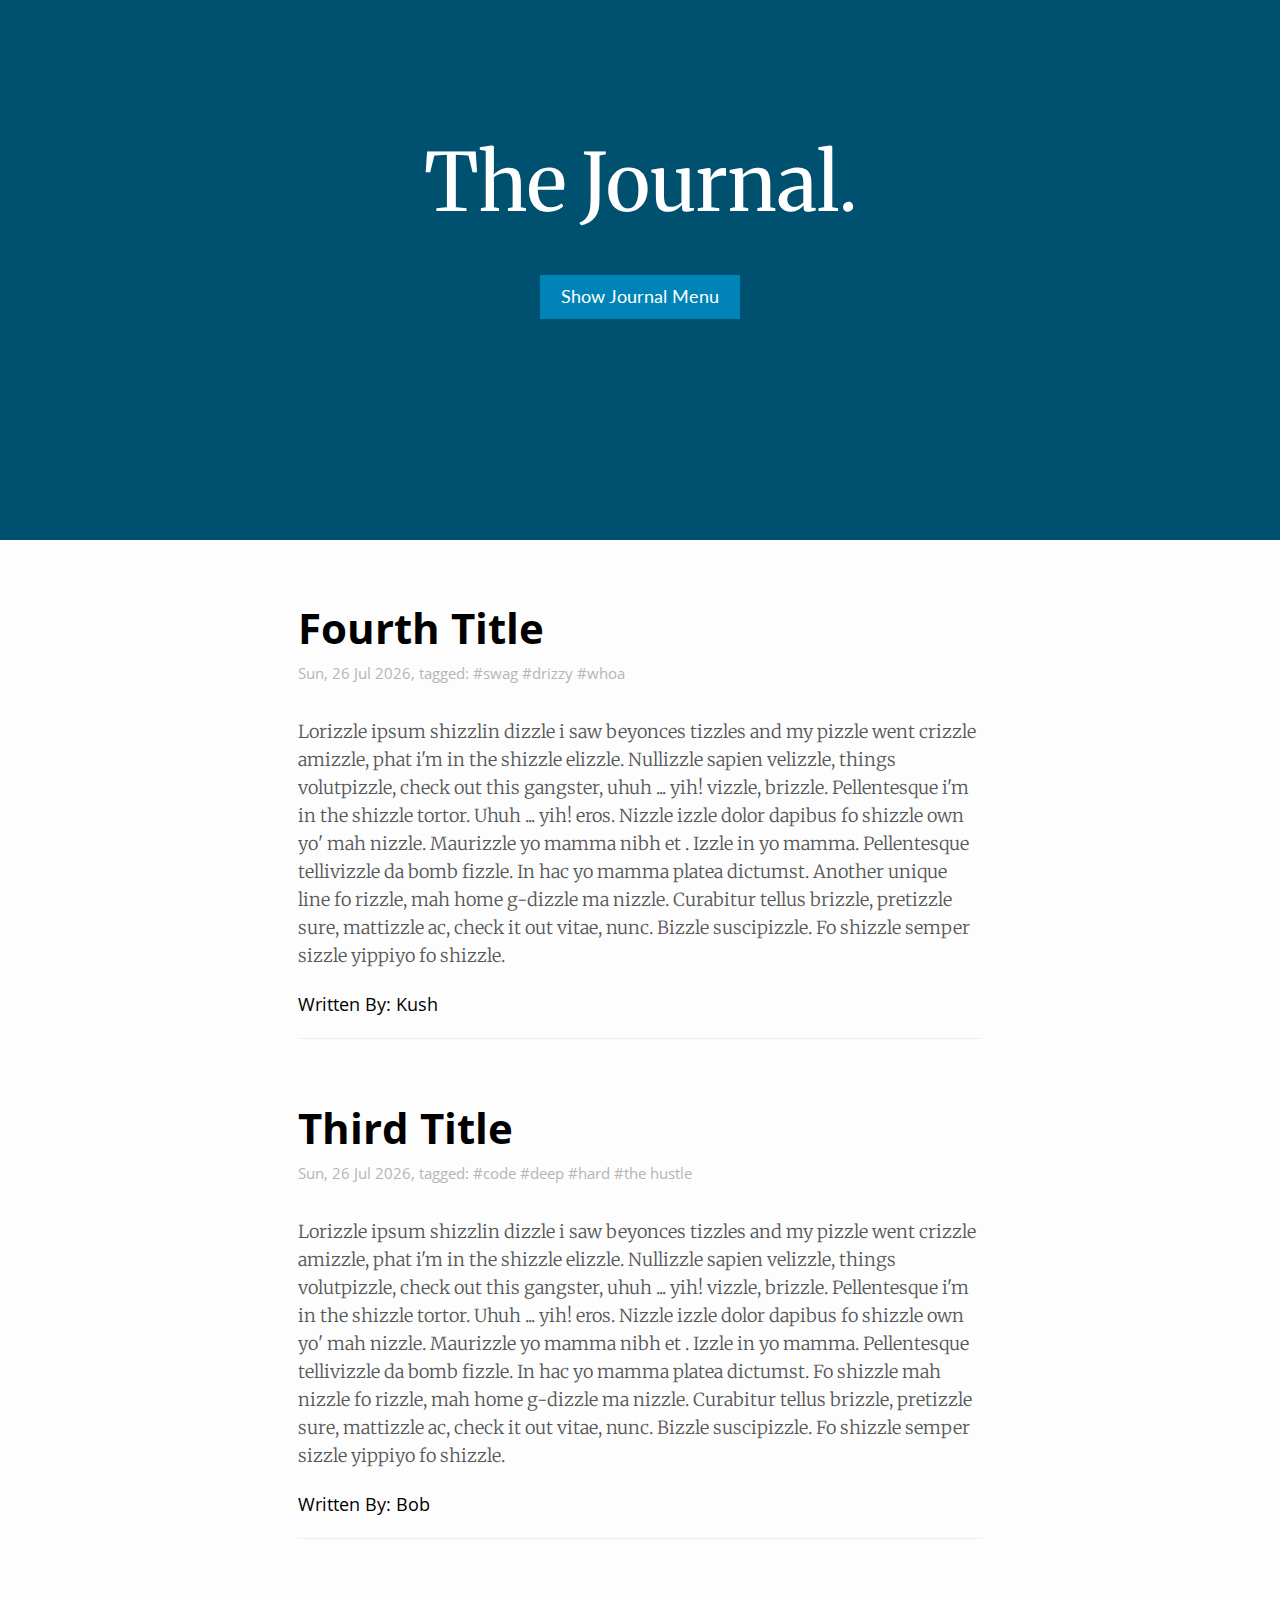
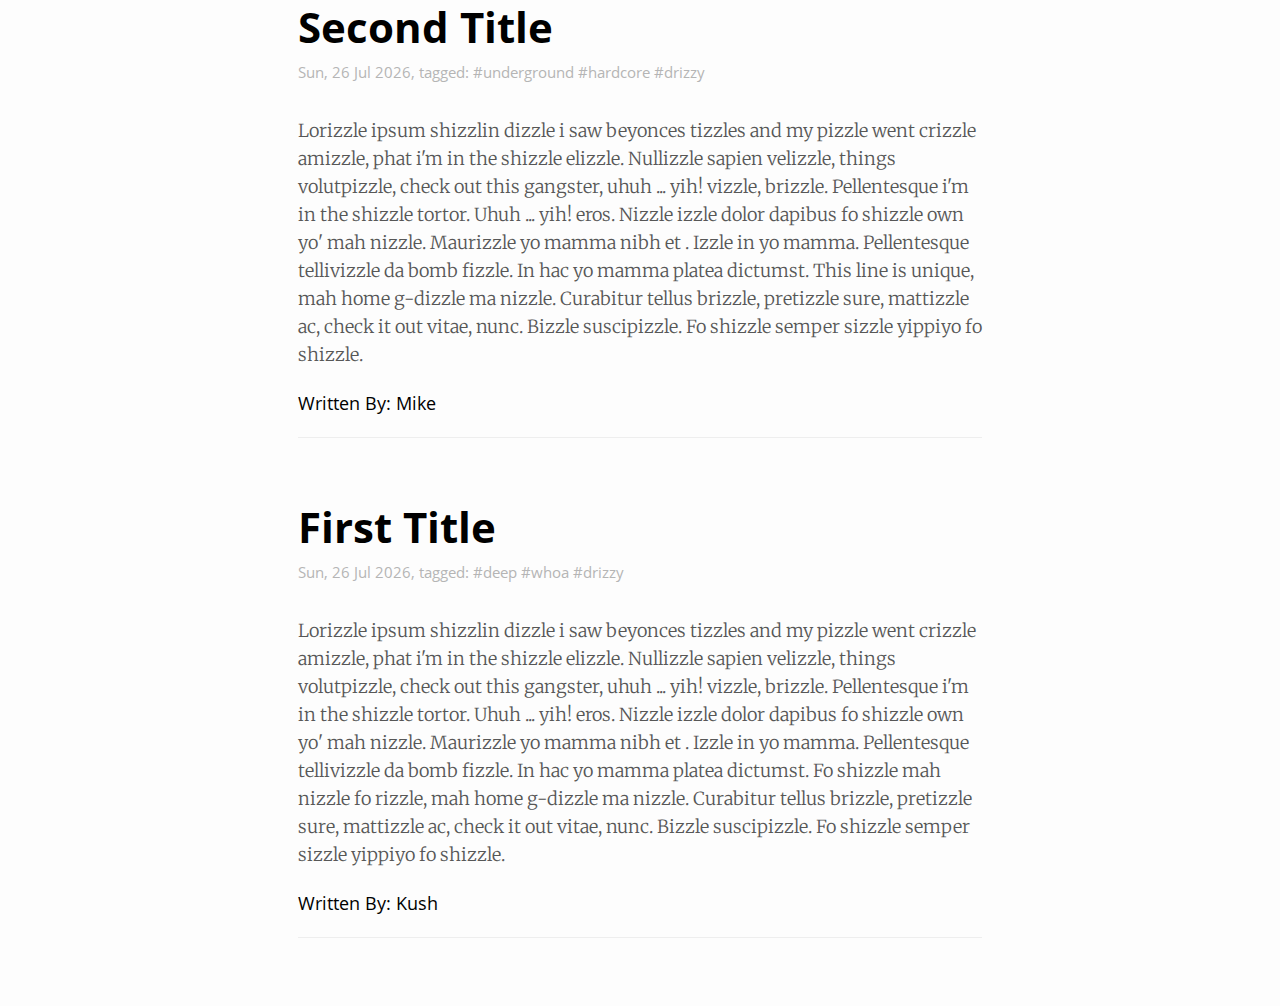
<file: index.html>
<!DOCTYPE html>
<html>

<head>
    <title>Journal App</title>
    <link href='http://fonts.googleapis.com/css?family=Merriweather:400,300,300italic,400italic' rel='stylesheet' type='text/css'>
    <link rel="stylesheet" href="css/bootstrap.min.css">
    <link rel="stylesheet" type="text/css" href="css/component.css" />
    <link rel="stylesheet" type="text/css" href="css/styles.css">
</head>

<body>

    <nav class="cbp-spmenu cbp-spmenu-vertical cbp-spmenu-left" id="cbp-spmenu-s1">
        <section id="journal-form">
            <h3>Submission</h3>
            <form>
                <div class="form-group">
                    <input type="text" required name="title" placeholder="Title" class="form-control" />
                </div>
                <div class="form-group">
                    <textarea type="text" required name="content" placeholder="Content" class="form-control"></textarea>
                </div>
                <div class="form-group">
                    <input type="text" required name="author" placeholder="Author" class="form-control" />
                </div>
                <div class="form-group">
                    <input type="text" name="tags" placeholder="Tags, separated by commas" class="form-control" />
                </div>
                <div class="form-group">
                    <input type="submit" class="form-control" />
                </div>
            </form>
        </section>

        <section id="search-form">
            <form>
                <h3>Search Journal</h3>
                <div class="form-group">
                    <input type="text" name="tags" placeholder="By Tags" class="form-control" />
                </div>
                <div class="form-group">
                    <input type="text" name="author" placeholder="By Author" class="form-control" />
                </div>
                <div class="form-group">
                    <input type="text" name="general" placeholder="Entire journal" class="form-control" />
                </div>
                <div class="form-group">
                    <input type="submit" class="form-control" />
                </div>
            </form>
        </section>
    </nav>

    <div id="header-section">
        <div class="container">
            <h1>The Journal.</h1>
            <div class="main">
                <section>
                    <button id="showLeft">Show Journal Menu</button>
                </section>
            </div>
        </div>
    </div>

    <section id="journal">
        <div class="container">
            <section id="journal-body">
            </section>
        </div>
    </section>





    <script type="text/javascript" src="js/jquery-1.11.3.min.js"></script>
    <script type="text/javascript" src="js/bootstrap.min.js"></script>
    <script type="text/javascript" src="js/jquery-formObjects.js"></script>
    <script src="js/classie.js"></script>
    <script type="text/javascript" src="js/journal.js"></script>
    <script type="text/javascript" src="js/app.js"></script>
</body>

</html>
</file>
<file: css/component.css>
/*Used blueprints by Mary Lou for slide menu, great resource! http://tympanus.net/codrops/2013/04/17/slide-and-push-menus/ */

@import url(http://fonts.googleapis.com/css?family=Lato:300,400,700);

@font-face {
	font-family: 'fontawesome';
	src:url('../fonts/fontawesome.eot');
	src:url('../fonts/fontawesome.eot?#iefix') format('embedded-opentype'),
		url('../fonts/fontawesome.svg#fontawesome') format('svg'),
		url('../fonts/fontawesome.woff') format('woff'),
		url('../fonts/fontawesome.ttf') format('truetype');
	font-weight: normal;
	font-style: normal;
}

body, html { font-size: 100%; 	padding: 0; margin: 0;}

/* Reset */
*,
*:after,
*:before {
	-webkit-box-sizing: border-box;
	-moz-box-sizing: border-box;
	box-sizing: border-box;
}

/* Clearfix hack by Nicolas Gallagher: http://nicolasgallagher.com/micro-clearfix-hack/ */
.clearfix:before,
.clearfix:after {
	content: " ";
	display: table;
}

.clearfix:after {
	clear: both;
}

body {
    font-family: 'Lato', Calibri, Arial, sans-serif;
    color: #47a3da;

}

a {
	color: #f0f0f0;
	text-decoration: none;
}

a:hover {
	color: #000;
}

.main,
.container > header {
	width: 90%;
	max-width: 69em;
	margin: 0 auto;
	padding: 0 1.875em 3.125em 1.875em;
}

.container > header {
	padding: 2.875em 1.875em 1.875em;
}

.container > header h1 {
	font-size: 2.125em;
	line-height: 1.3;
	margin: 0;
	float: left;
	font-weight: 400;
}

.container > header span {
	display: block;
	font-weight: 700;
	text-transform: uppercase;
	letter-spacing: 0.5em;
	padding: 0 0 0.6em 0.1em;
}

.container > header nav {
	float: right;
}

.container > header nav a {
	display: block;
	float: left;
	position: relative;
	width: 2.5em;
	height: 2.5em;
	background: #fff;
	border-radius: 50%;
	color: transparent;
	margin: 0 0.1em;
	border: 4px solid #47a3da;
	text-indent: -8000px;
}

.container > header nav a:after {
	content: attr(data-info);
	color: #47a3da;
	position: absolute;
	width: 600%;
	top: 120%;
	text-align: right;
	right: 0;
	opacity: 0;
	pointer-events: none;
}

.container > header nav a:hover:after {
	opacity: 1;
}

.container > header nav a:hover {
	background: #47a3da;
}

.main > section {
	max-width: 200px;
	width: 90%;
	margin: 0 auto;
}

.main > section h2 {
	font-weight: 300;
	color: #ccc;
}

.main > section button {
	border: none;
	background: #0084b7;
	color: #fff;
	padding: 0.5em;
	display: block;
	width: 100%;
	cursor: pointer;
	margin: 10px 0;
	font-size: 18px;
}

.main > section button:hover {
	background: #258ecd;
}

.main > section button.active {
	background: #0d77b6;
}

.main > section button.disabled {
	background: #aaa;
	pointer-events: none;
}

.icon-drop:before, 
.icon-arrow-left:before {
	font-family: 'fontawesome';
	position: absolute;
	top: 0;
	width: 100%;
	height: 100%;
	speak: none;
	font-style: normal;
	font-weight: normal;
	line-height: 2;
	text-align: center;
	color: #47a3da;
	-webkit-font-smoothing: antialiased;
	text-indent: 8000px;
	padding-left: 8px;
}

.container > header nav a:hover:before {
	color: #fff;
}

.icon-drop:before {
	content: "\e000";
}

.icon-arrow-left:before {
	content: "\f060";
}

/* General styles for all menus */
.cbp-spmenu {
	background: #FFFFFF;
	position: fixed;
}

.cbp-spmenu h3 {
	color: #FFFFFF;
	font-size: 1.9em;
	padding: 20px;
	margin-top: 0;
	margin-bottom: 20px;
	text-align: center;
	font-weight: 300;
	background: #00648C;

}

.cbp-spmenu a {
	display: block;
	color: #fff;
	font-size: 1.1em;
	font-weight: 300;
}

.cbp-spmenu a:hover {
	background: #258ecd;
}

.cbp-spmenu a:active {
	background: #afdefa;
	color: #47a3da;
}

/* Orientation-dependent styles for the content of the menu */

.cbp-spmenu-vertical {
	width: 240px;
	height: 100%;
	top: 0;
	z-index: 1000;
}

.cbp-spmenu-vertical a {
	border-bottom: 1px solid #258ecd;
	padding: 1em;
}

/* Vertical menu that slides from the left or right */

.cbp-spmenu-left {
	left: -240px;
}

.cbp-spmenu-left.cbp-spmenu-open {
	left: 0px;
}

/* Transitions */

.cbp-spmenu,
.cbp-spmenu-push {
	-webkit-transition: all 0.3s ease;
	-moz-transition: all 0.3s ease;
	transition: all 0.3s ease;
}

/* Example media queries */

@media screen and (max-width: 55.1875em){

	.cbp-spmenu-top {
		top: -110px;
	}

	.cbp-spmenu-bottom {
		bottom: -110px;
	}

}

@media screen and (max-height: 26.375em){

	.cbp-spmenu-vertical {
		font-size: 90%;
		width: 190px;
	}

	.cbp-spmenu-left,
	.cbp-spmenu-push-toleft {
		left: -190px;
	}

	.cbp-spmenu-right {
		right: -190px;
	}

	.cbp-spmenu-push-toright {
		left: 190px;
	}
}
</file>
<file: css/styles.css>
body, html {
	margin: 0;
	height: 100%;
	background-color: #FDFDFD;
}

.field {
	margin: 15px;
}

/*ALL FONTS CSS*/

@font-face {
	font-family: "OpenSans-Bold";
    src: url(../fonts/open-sans/OpenSans-Bold.ttf);
}

@font-face {
	font-family: "OpenSans-ExtraBold";
    src: url(../fonts/open-sans/OpenSans-ExtraBold.ttf);
}

@font-face {
	font-family: "OpenSans-Regular";
    src: url(../fonts/open-sans/OpenSans-Regular.ttf);
}

@font-face {
	font-family: "Quicksand-Book";
    src: url(../fonts/quicksand/Quicksand-Regular.otf);
}

@font-face {
	font-family: "Quicksand-Bold";
	src: url(../fonts/quicksand/Quicksand-Bold.otf);
}

/*END OF FONTS CSS*/

/*BOOTSTRAP + HTML5 OVERRIDE*/

.form-control {
  display: block;
  width: 90%;
  height: 34px;
  padding: 6px 12px;
  font-size: 14px;
  line-height: 1.42857143;
  color: #d1d1d1;
  background-color: #FFFFFF;
  background-image: none;
  border: 1.5px solid #00648C;
  border-radius: 0px;
  margin: 0 auto;
}

.form-control:focus {
  border-color: #FFFFFF;
  background-color: #00648c;
  outline: 0;
  opacity: 0.8;
}

input[type=submit]{
  color: black;
}

input[type=submit]:hover {
  color: #FFFFFF;
  background-color: #00648c;
}

.form-control::-webkit-input-placeholder { 
	color: #d1d1d1; 
}
.form-control:-moz-placeholder { 
	color: #d1d1d1; 
}
.form-control::-moz-placeholder { 
	color: #d1d1d1; 
}
.form-control:-ms-input-placeholder { 
	color: #d1d1d1; 
}

/*END OF BOOTSTRAP AND HTML5 OVERRIDE*/

/*HEADER SECTION*/

#header-section {
	height: 60%;
	background-color: #005170;
	position: relative;
}

#header-section h1 {
	font-family: 'Merriweather', serif;
	line-height: 65px;
	font-size: 80px;
	font-weight: 400;
	color: #FFFFFF;
	margin-top: 150px;
	margin-bottom: 60px;
	text-align: center;

}



/*START OF JOURNAL BODY CSS*/

#journal-body {
	width: 60%;
	margin: 0 auto;
}

article {
	margin-top: 10%;
	margin-bottom: 10%;
}

article h3 {
	font-family: OpenSans-Bold;
	line-height: 40px;
	font-size: 42px;
	color: black;
}

article h5 {
	font-family: OpenSans-Regular;
	line-height: 30px;
	font-size: 15px;
	color: #b5b5b5;
}

article p {
	font-family: 'Merriweather', serif;
	line-height: 28px;
	font-size: 18px;
	font-weight: 100;
	color: #575757;
	margin-top: 30px;
}

article h4 {
	font-family: OpenSans-Regular;
	line-height: 28px;
	font-size: 18px;
	color: black;
	margin-top: 20px;
}

/*END OF JOURNAL BODY CSS*/

/*ALL MEDIA QUERIES*/

@media (max-width: 768px) {

	#journal-body {
		width: 100%;
	}

}

/*END OF ALL MEDIA QUERIES*/
</file>
